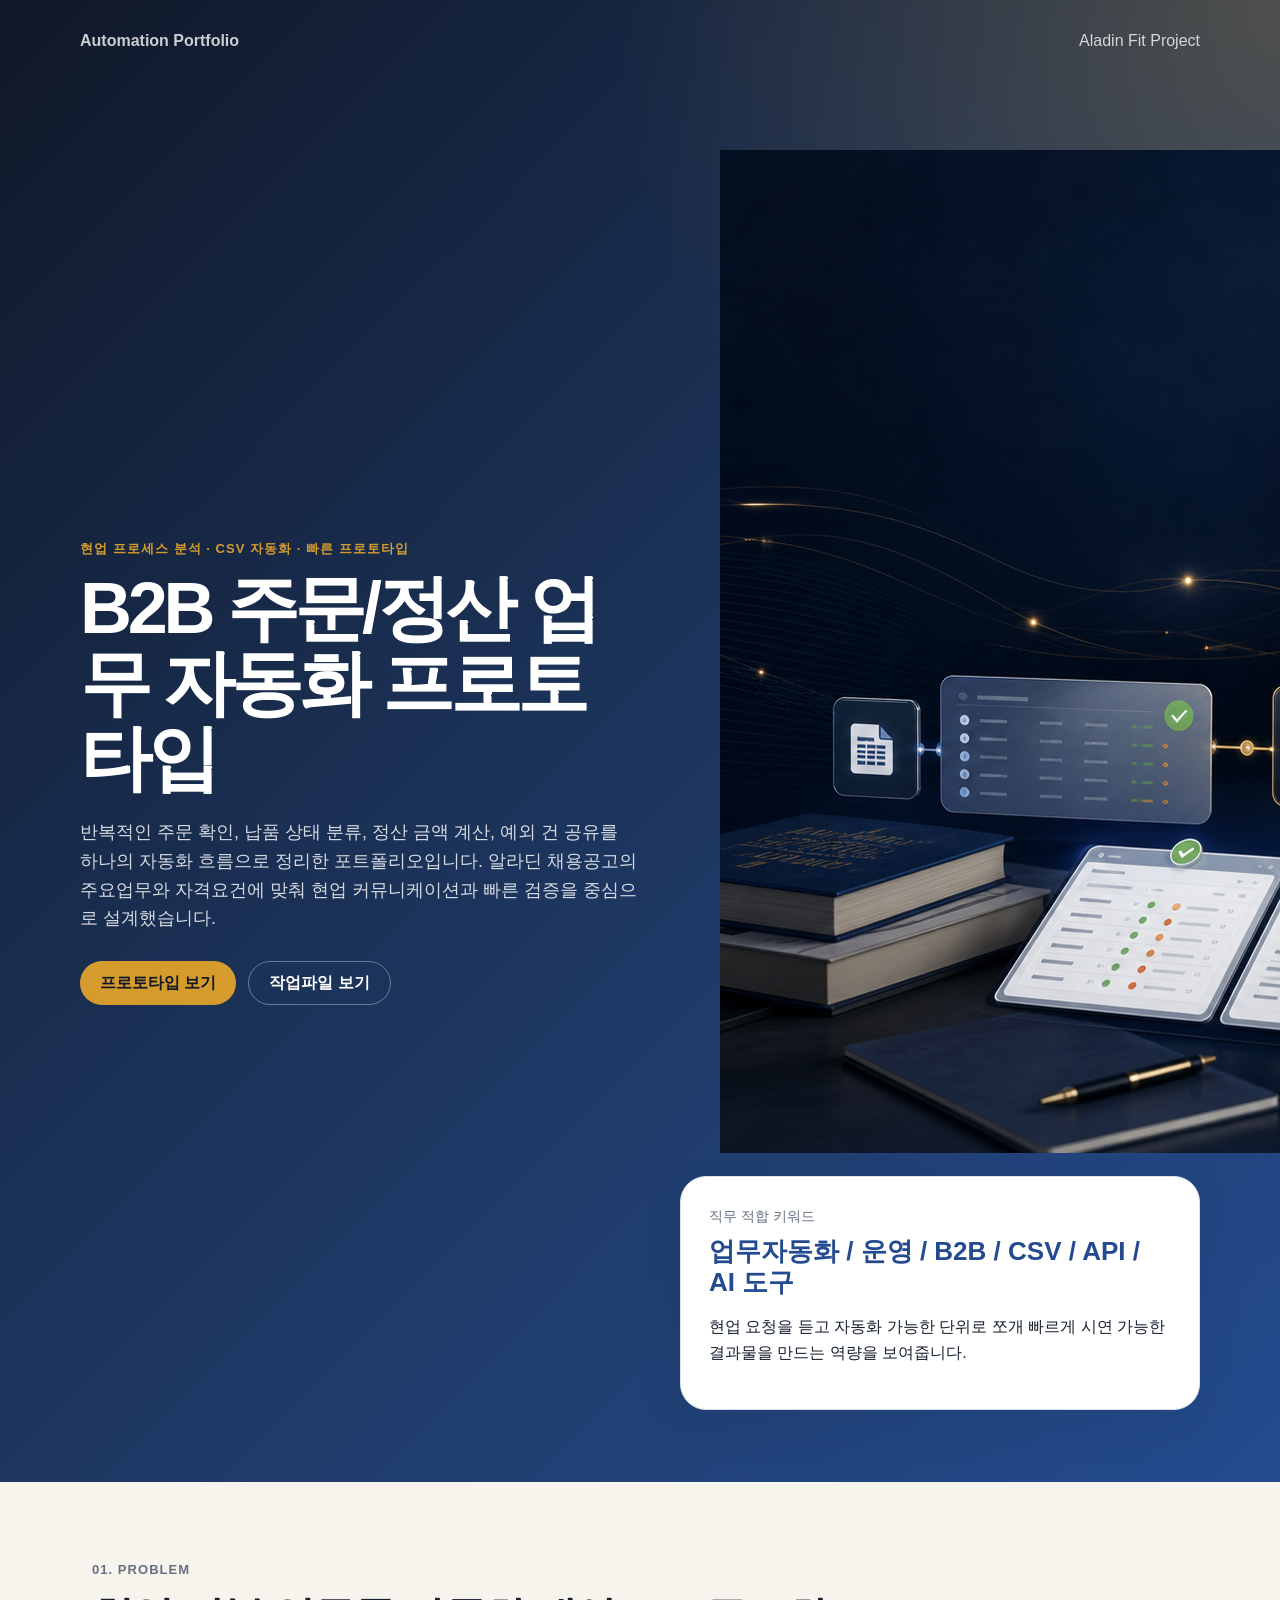
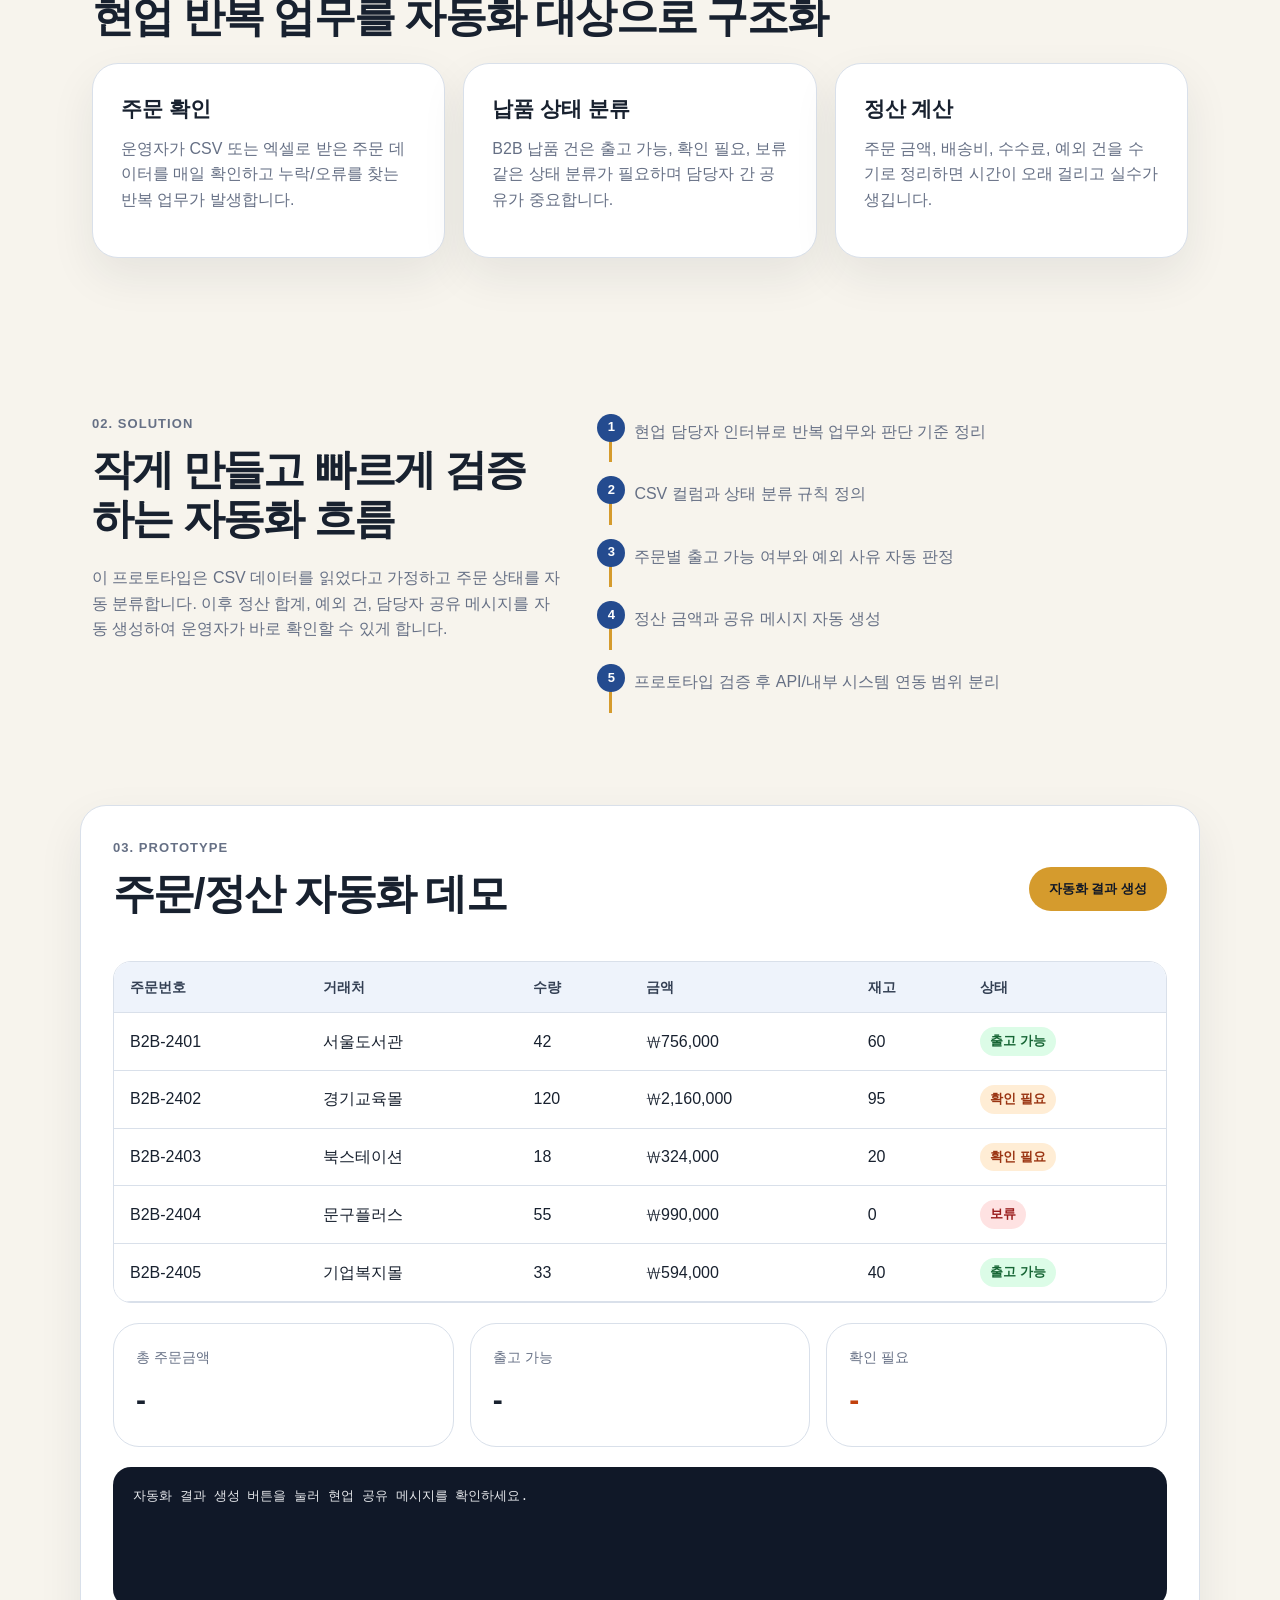
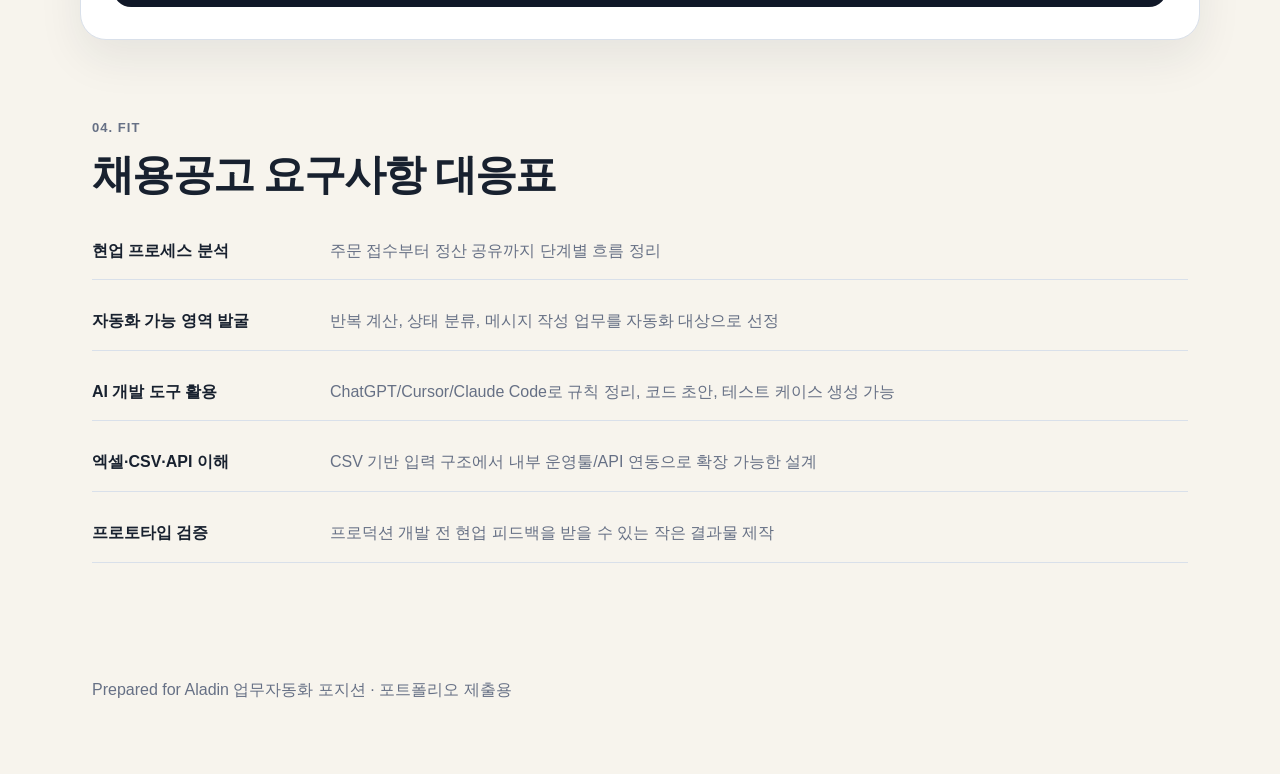
<file: index.html>
﻿<!doctype html>
<html lang="ko">
  <head>
    <meta charset="UTF-8" />
    <meta name="viewport" content="width=device-width, initial-scale=1.0" />
    <title>알라딘 업무자동화 포트폴리오</title>
    <link rel="stylesheet" href="styles.css" />
  </head>
  <body>
    <header class="hero">
      <nav class="nav">
        <strong>Automation Portfolio</strong>
        <span>Aladin Fit Project</span>
      </nav>
      <section class="hero-grid">
        <div>
          <p class="eyebrow">현업 프로세스 분석 · CSV 자동화 · 빠른 프로토타입</p>
          <h1>B2B 주문/정산 업무 자동화 프로토타입</h1>
          <p class="lead">
            반복적인 주문 확인, 납품 상태 분류, 정산 금액 계산, 예외 건 공유를 하나의 자동화 흐름으로 정리한 포트폴리오입니다.
            알라딘 채용공고의 주요업무와 자격요건에 맞춰 현업 커뮤니케이션과 빠른 검증을 중심으로 설계했습니다.
          </p>
          <div class="hero-actions">
            <a href="#demo" class="button primary">프로토타입 보기</a>
            <a href="work-files.html" class="button secondary">작업파일 보기</a>
          </div>
        </div>
        <aside class="hero-aside">
          <figure class="image-viewer">
            <img src="assets/aladin-automation-hero.png" alt="알라딘 업무자동화 포트폴리오 대표 이미지" />
          </figure>
          <div class="score-card">
            <span>직무 적합 키워드</span>
            <strong>업무자동화 / 운영 / B2B / CSV / API / AI 도구</strong>
            <p>현업 요청을 듣고 자동화 가능한 단위로 쪼개 빠르게 시연 가능한 결과물을 만드는 역량을 보여줍니다.</p>
          </div>
        </aside>
      </section>
    </header>

    <main>
      <section class="section">
        <p class="section-label">01. Problem</p>
        <h2>현업 반복 업무를 자동화 대상으로 구조화</h2>
        <div class="cards three">
          <article class="card">
            <h3>주문 확인</h3>
            <p>운영자가 CSV 또는 엑셀로 받은 주문 데이터를 매일 확인하고 누락/오류를 찾는 반복 업무가 발생합니다.</p>
          </article>
          <article class="card">
            <h3>납품 상태 분류</h3>
            <p>B2B 납품 건은 출고 가능, 확인 필요, 보류 같은 상태 분류가 필요하며 담당자 간 공유가 중요합니다.</p>
          </article>
          <article class="card">
            <h3>정산 계산</h3>
            <p>주문 금액, 배송비, 수수료, 예외 건을 수기로 정리하면 시간이 오래 걸리고 실수가 생깁니다.</p>
          </article>
        </div>
      </section>

      <section class="section split">
        <div>
          <p class="section-label">02. Solution</p>
          <h2>작게 만들고 빠르게 검증하는 자동화 흐름</h2>
          <p>
            이 프로토타입은 CSV 데이터를 읽었다고 가정하고 주문 상태를 자동 분류합니다. 이후 정산 합계, 예외 건,
            담당자 공유 메시지를 자동 생성하여 운영자가 바로 확인할 수 있게 합니다.
          </p>
        </div>
        <ol class="timeline">
          <li>현업 담당자 인터뷰로 반복 업무와 판단 기준 정리</li>
          <li>CSV 컬럼과 상태 분류 규칙 정의</li>
          <li>주문별 출고 가능 여부와 예외 사유 자동 판정</li>
          <li>정산 금액과 공유 메시지 자동 생성</li>
          <li>프로토타입 검증 후 API/내부 시스템 연동 범위 분리</li>
        </ol>
      </section>

      <section id="demo" class="section demo-panel">
        <div class="demo-header">
          <div>
            <p class="section-label">03. Prototype</p>
            <h2>주문/정산 자동화 데모</h2>
          </div>
          <button id="runAutomation" class="button primary">자동화 결과 생성</button>
        </div>
        <div class="table-wrap">
          <table>
            <thead>
              <tr>
                <th>주문번호</th>
                <th>거래처</th>
                <th>수량</th>
                <th>금액</th>
                <th>재고</th>
                <th>상태</th>
              </tr>
            </thead>
            <tbody id="orderRows"></tbody>
          </table>
        </div>
        <div class="result-grid">
          <article class="result-card">
            <span>총 주문금액</span>
            <strong id="totalAmount">-</strong>
          </article>
          <article class="result-card">
            <span>출고 가능</span>
            <strong id="readyCount">-</strong>
          </article>
          <article class="result-card warning">
            <span>확인 필요</span>
            <strong id="issueCount">-</strong>
          </article>
        </div>
        <pre id="shareMessage" class="message-box">자동화 결과 생성 버튼을 눌러 현업 공유 메시지를 확인하세요.</pre>
      </section>

      <section class="section">
        <p class="section-label">04. Fit</p>
        <h2>채용공고 요구사항 대응표</h2>
        <div class="fit-list">
          <div><strong>현업 프로세스 분석</strong><span>주문 접수부터 정산 공유까지 단계별 흐름 정리</span></div>
          <div><strong>자동화 가능 영역 발굴</strong><span>반복 계산, 상태 분류, 메시지 작성 업무를 자동화 대상으로 선정</span></div>
          <div><strong>AI 개발 도구 활용</strong><span>ChatGPT/Cursor/Claude Code로 규칙 정리, 코드 초안, 테스트 케이스 생성 가능</span></div>
          <div><strong>엑셀·CSV·API 이해</strong><span>CSV 기반 입력 구조에서 내부 운영툴/API 연동으로 확장 가능한 설계</span></div>
          <div><strong>프로토타입 검증</strong><span>프로덕션 개발 전 현업 피드백을 받을 수 있는 작은 결과물 제작</span></div>
        </div>
      </section>

    </main>

    <footer>
      <p>Prepared for Aladin 업무자동화 포지션 · 포트폴리오 제출용</p>
    </footer>

    <script src="app.js"></script>
  </body>
</html>
</file>
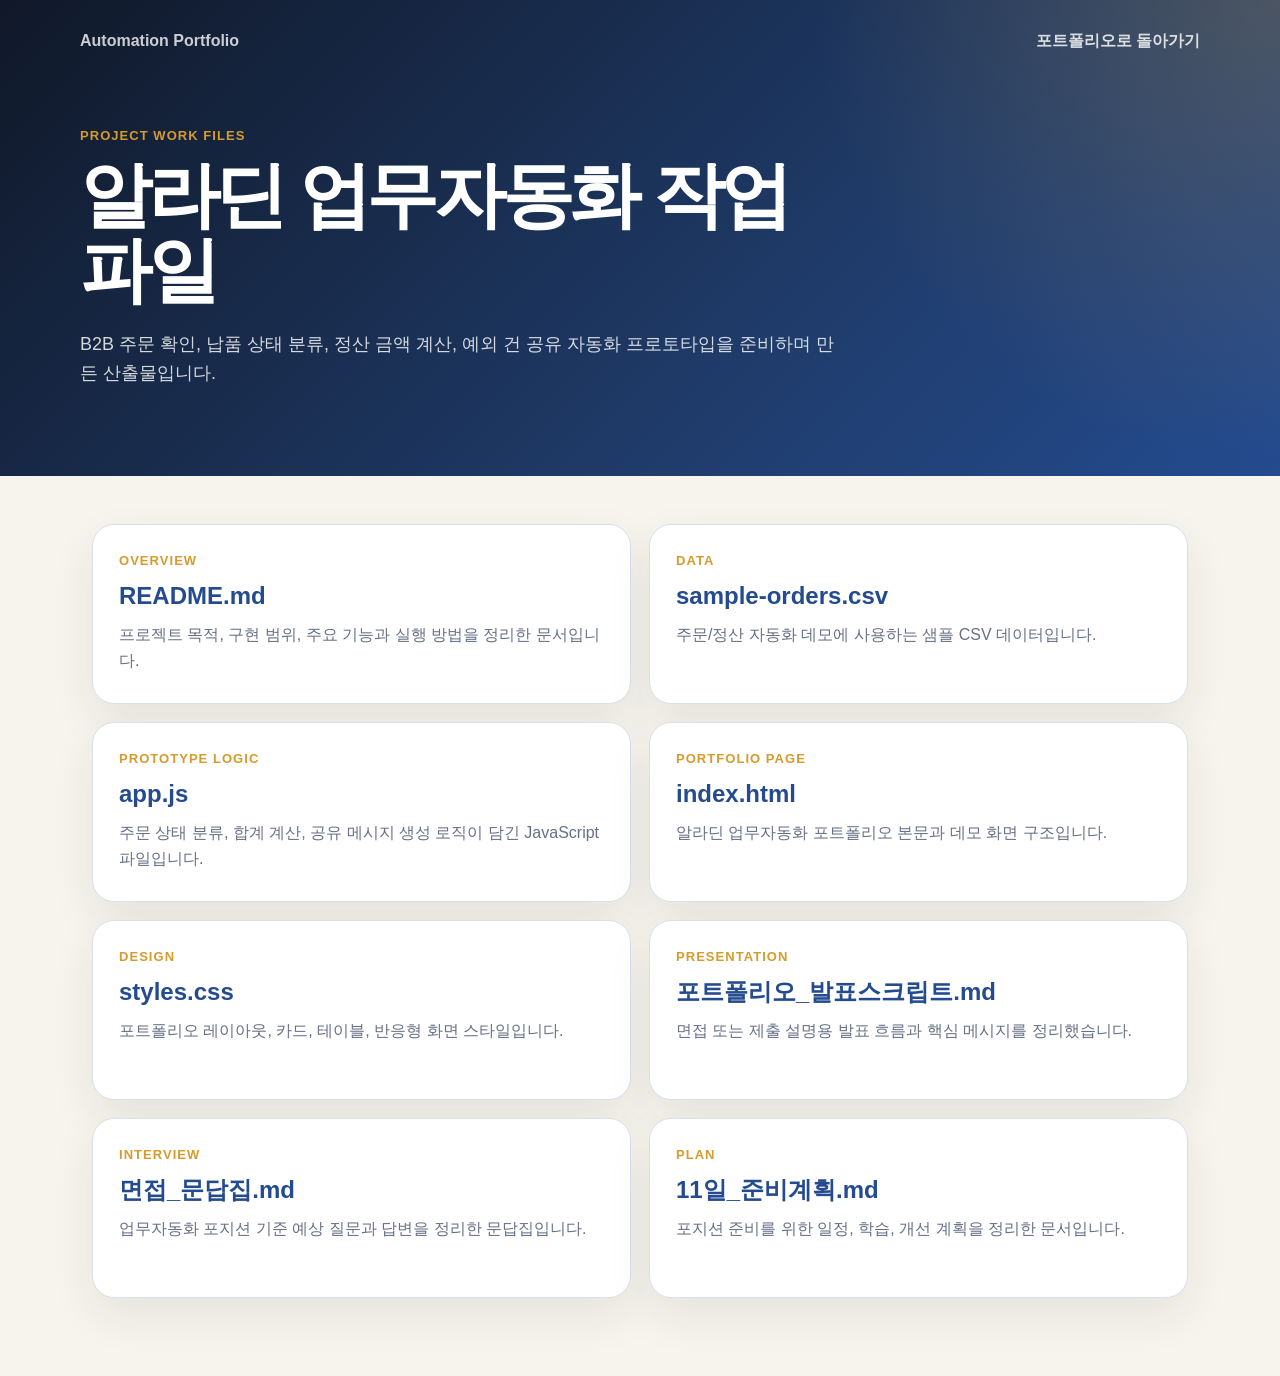
<file: work-files.html>
﻿<!doctype html>
<html lang="ko">
  <head>
    <meta charset="UTF-8" />
    <meta name="viewport" content="width=device-width, initial-scale=1.0" />
    <title>알라딘 업무자동화 작업파일</title>
    <link rel="stylesheet" href="styles.css" />
  </head>
  <body class="file-page">
    <header class="file-hero">
      <nav class="nav">
        <strong>Automation Portfolio</strong>
        <a href="index.html" class="nav-link">포트폴리오로 돌아가기</a>
      </nav>
      <section class="file-intro">
        <p class="eyebrow">Project Work Files</p>
        <h1>알라딘 업무자동화 작업파일</h1>
        <p class="lead">
          B2B 주문 확인, 납품 상태 분류, 정산 금액 계산, 예외 건 공유 자동화 프로토타입을 준비하며 만든 산출물입니다.
        </p>
      </section>
    </header>

    <main>
      <section class="section file-section">
        <div class="file-grid">
          <a class="file-card" href="README.md">
            <span>Overview</span>
            <strong>README.md</strong>
            <p>프로젝트 목적, 구현 범위, 주요 기능과 실행 방법을 정리한 문서입니다.</p>
          </a>
          <a class="file-card" href="sample-orders.csv">
            <span>Data</span>
            <strong>sample-orders.csv</strong>
            <p>주문/정산 자동화 데모에 사용하는 샘플 CSV 데이터입니다.</p>
          </a>
          <a class="file-card" href="app.js">
            <span>Prototype Logic</span>
            <strong>app.js</strong>
            <p>주문 상태 분류, 합계 계산, 공유 메시지 생성 로직이 담긴 JavaScript 파일입니다.</p>
          </a>
          <a class="file-card" href="index.html">
            <span>Portfolio Page</span>
            <strong>index.html</strong>
            <p>알라딘 업무자동화 포트폴리오 본문과 데모 화면 구조입니다.</p>
          </a>
          <a class="file-card" href="styles.css">
            <span>Design</span>
            <strong>styles.css</strong>
            <p>포트폴리오 레이아웃, 카드, 테이블, 반응형 화면 스타일입니다.</p>
          </a>
          <a class="file-card" href="포트폴리오_발표스크립트.md">
            <span>Presentation</span>
            <strong>포트폴리오_발표스크립트.md</strong>
            <p>면접 또는 제출 설명용 발표 흐름과 핵심 메시지를 정리했습니다.</p>
          </a>
          <a class="file-card" href="면접_문답집.md">
            <span>Interview</span>
            <strong>면접_문답집.md</strong>
            <p>업무자동화 포지션 기준 예상 질문과 답변을 정리한 문답집입니다.</p>
          </a>
          <a class="file-card" href="11일_준비계획.md">
            <span>Plan</span>
            <strong>11일_준비계획.md</strong>
            <p>포지션 준비를 위한 일정, 학습, 개선 계획을 정리한 문서입니다.</p>
          </a>
        </div>
      </section>
    </main>
  </body>
</html>
</file>
<file: styles.css>
﻿:root {
  color-scheme: light;
  --ink: #18212f;
  --muted: #667085;
  --line: #d9e0ea;
  --paper: #f7f4ed;
  --white: #ffffff;
  --blue: #244b8f;
  --gold: #d59b2d;
  --red: #c2410c;
}

* {
  box-sizing: border-box;
}

body {
  margin: 0;
  color: var(--ink);
  background: var(--paper);
  font-family: Arial, "Malgun Gothic", sans-serif;
  line-height: 1.6;
}

.hero {
  padding: 28px min(6vw, 72px) 72px;
  background:
    radial-gradient(circle at top right, rgba(213, 155, 45, 0.28), transparent 34%),
    linear-gradient(135deg, #101828 0%, #1f3b69 62%, #244b8f 100%);
  color: white;
}

.nav,
.hero-grid,
.section,
footer {
  max-width: 1120px;
  margin: 0 auto;
}

.nav {
  display: flex;
  justify-content: space-between;
  gap: 16px;
  color: rgba(255, 255, 255, 0.78);
}

.hero-grid {
  display: grid;
  grid-template-columns: minmax(0, 1fr) minmax(360px, 520px);
  gap: 40px;
  align-items: center;
  padding-top: 80px;
}

.eyebrow,
.section-label {
  margin: 0 0 12px;
  color: var(--gold);
  font-size: 13px;
  font-weight: 700;
  letter-spacing: 0.08em;
  text-transform: uppercase;
}

h1,
h2,
h3,
p {
  margin-top: 0;
}

h1 {
  max-width: 760px;
  margin-bottom: 22px;
  font-size: clamp(38px, 7vw, 72px);
  line-height: 1.04;
  letter-spacing: -0.06em;
}

h2 {
  margin-bottom: 22px;
  font-size: clamp(28px, 4vw, 42px);
  line-height: 1.15;
  letter-spacing: -0.04em;
}

h3 {
  margin-bottom: 10px;
  font-size: 21px;
}

.lead {
  max-width: 760px;
  color: rgba(255, 255, 255, 0.82);
  font-size: 18px;
}

.hero-actions {
  display: flex;
  flex-wrap: wrap;
  gap: 12px;
  margin-top: 28px;
}

.button {
  display: inline-flex;
  align-items: center;
  justify-content: center;
  min-height: 44px;
  border: 0;
  border-radius: 999px;
  padding: 0 20px;
  cursor: pointer;
  font-weight: 700;
  text-decoration: none;
}

.primary {
  background: var(--gold);
  color: #111827;
}

.secondary {
  border: 1px solid rgba(255, 255, 255, 0.35);
  color: white;
}

.score-card,
.card,
.demo-panel,
.result-card {
  border: 1px solid var(--line);
  border-radius: 26px;
  background: var(--white);
  box-shadow: 0 18px 45px rgba(24, 33, 47, 0.08);
}

.score-card {
  padding: 28px;
  color: var(--ink);
}

.score-card span,
.result-card span {
  display: block;
  margin-bottom: 8px;
  color: var(--muted);
  font-size: 14px;
}

.score-card strong {
  display: block;
  margin-bottom: 16px;
  color: var(--blue);
  font-size: 26px;
  line-height: 1.2;
}

.section {
  padding: 78px min(6vw, 12px);
}

.cards {
  display: grid;
  gap: 18px;
}

.three {
  grid-template-columns: repeat(3, 1fr);
}

.card {
  padding: 28px;
}

.card p,
.section p,
.timeline,
.fit-list span {
  color: var(--muted);
}

.split {
  display: grid;
  grid-template-columns: 0.9fr 1.1fr;
  gap: 44px;
  align-items: start;
}

.timeline {
  margin: 0;
  padding: 0;
  list-style: none;
  counter-reset: step;
}

.timeline li {
  position: relative;
  margin-bottom: 14px;
  border-left: 3px solid var(--gold);
  padding: 5px 0 18px 22px;
}

.timeline li::before {
  counter-increment: step;
  content: counter(step);
  position: absolute;
  left: -15px;
  top: 0;
  display: grid;
  width: 28px;
  height: 28px;
  place-items: center;
  border-radius: 50%;
  background: var(--blue);
  color: white;
  font-size: 13px;
  font-weight: 700;
}

.demo-panel {
  padding: 32px;
}

.demo-header {
  display: flex;
  justify-content: space-between;
  gap: 18px;
  align-items: center;
}

.table-wrap {
  overflow-x: auto;
  margin-top: 20px;
  border: 1px solid var(--line);
  border-radius: 18px;
}

table {
  width: 100%;
  border-collapse: collapse;
  background: white;
}

th,
td {
  padding: 14px 16px;
  border-bottom: 1px solid var(--line);
  text-align: left;
  white-space: nowrap;
}

th {
  background: #eef3fb;
  color: #344054;
  font-size: 14px;
}

.status {
  display: inline-flex;
  border-radius: 999px;
  padding: 4px 10px;
  font-size: 13px;
  font-weight: 700;
}

.ready {
  background: #dcfce7;
  color: #166534;
}

.check {
  background: #ffedd5;
  color: #9a3412;
}

.hold {
  background: #fee2e2;
  color: #991b1b;
}

.result-grid {
  display: grid;
  grid-template-columns: repeat(3, 1fr);
  gap: 16px;
  margin-top: 20px;
}

.result-card {
  padding: 22px;
  box-shadow: none;
}

.result-card strong {
  font-size: 30px;
}

.warning strong {
  color: var(--red);
}

.message-box {
  min-height: 140px;
  margin: 20px 0 0;
  border-radius: 18px;
  background: #101828;
  color: #e5e7eb;
  padding: 20px;
  overflow-x: auto;
  white-space: pre-wrap;
}

.fit-list {
  display: grid;
  gap: 12px;
}

.fit-list div {
  display: grid;
  grid-template-columns: 220px 1fr;
  gap: 18px;
  border-bottom: 1px solid var(--line);
  padding: 16px 0;
}

footer {
  padding: 36px 12px 56px;
  color: var(--muted);
}

@media (max-width: 820px) {
  .hero-grid,
  .split,
  .three,
  .result-grid,
  .fit-list div {
    grid-template-columns: 1fr;
  }

  .hero-grid {
    padding-top: 52px;
  }

  .demo-header {
    align-items: stretch;
    flex-direction: column;
  }

  .button {
    width: 100%;
  }
}

.file-page {
  background: #f7f4ed;
}

.file-hero {
  padding: 28px min(6vw, 72px) 70px;
  background:
    radial-gradient(circle at top right, rgba(213, 155, 45, 0.24), transparent 34%),
    linear-gradient(135deg, #101828 0%, #1f3b69 62%, #244b8f 100%);
  color: white;
}

.nav-link {
  color: rgba(255, 255, 255, 0.82);
  font-weight: 700;
  text-decoration: none;
}

.file-intro {
  max-width: 1120px;
  margin: 0 auto;
  padding-top: 72px;
}

.file-section {
  padding-top: 48px;
}

.file-grid {
  display: grid;
  grid-template-columns: repeat(2, minmax(0, 1fr));
  gap: 18px;
}

.file-card {
  display: block;
  min-height: 180px;
  border: 1px solid var(--line);
  border-radius: 22px;
  background: var(--white);
  box-shadow: 0 18px 45px rgba(24, 33, 47, 0.08);
  padding: 26px;
  color: var(--ink);
  text-decoration: none;
  transition: transform 160ms ease, box-shadow 160ms ease, border-color 160ms ease;
}

.file-card:hover {
  border-color: rgba(36, 75, 143, 0.38);
  box-shadow: 0 22px 52px rgba(24, 33, 47, 0.12);
  transform: translateY(-3px);
}

.file-card span {
  display: block;
  margin-bottom: 10px;
  color: var(--gold);
  font-size: 13px;
  font-weight: 800;
  letter-spacing: 0.08em;
  text-transform: uppercase;
}

.file-card strong {
  display: block;
  margin-bottom: 12px;
  color: var(--blue);
  font-size: 24px;
  line-height: 1.2;
  word-break: keep-all;
}

.file-card p {
  margin: 0;
  color: var(--muted);
}

@media (max-width: 820px) {
  .file-grid {
    grid-template-columns: 1fr;
  }
}
</file>
